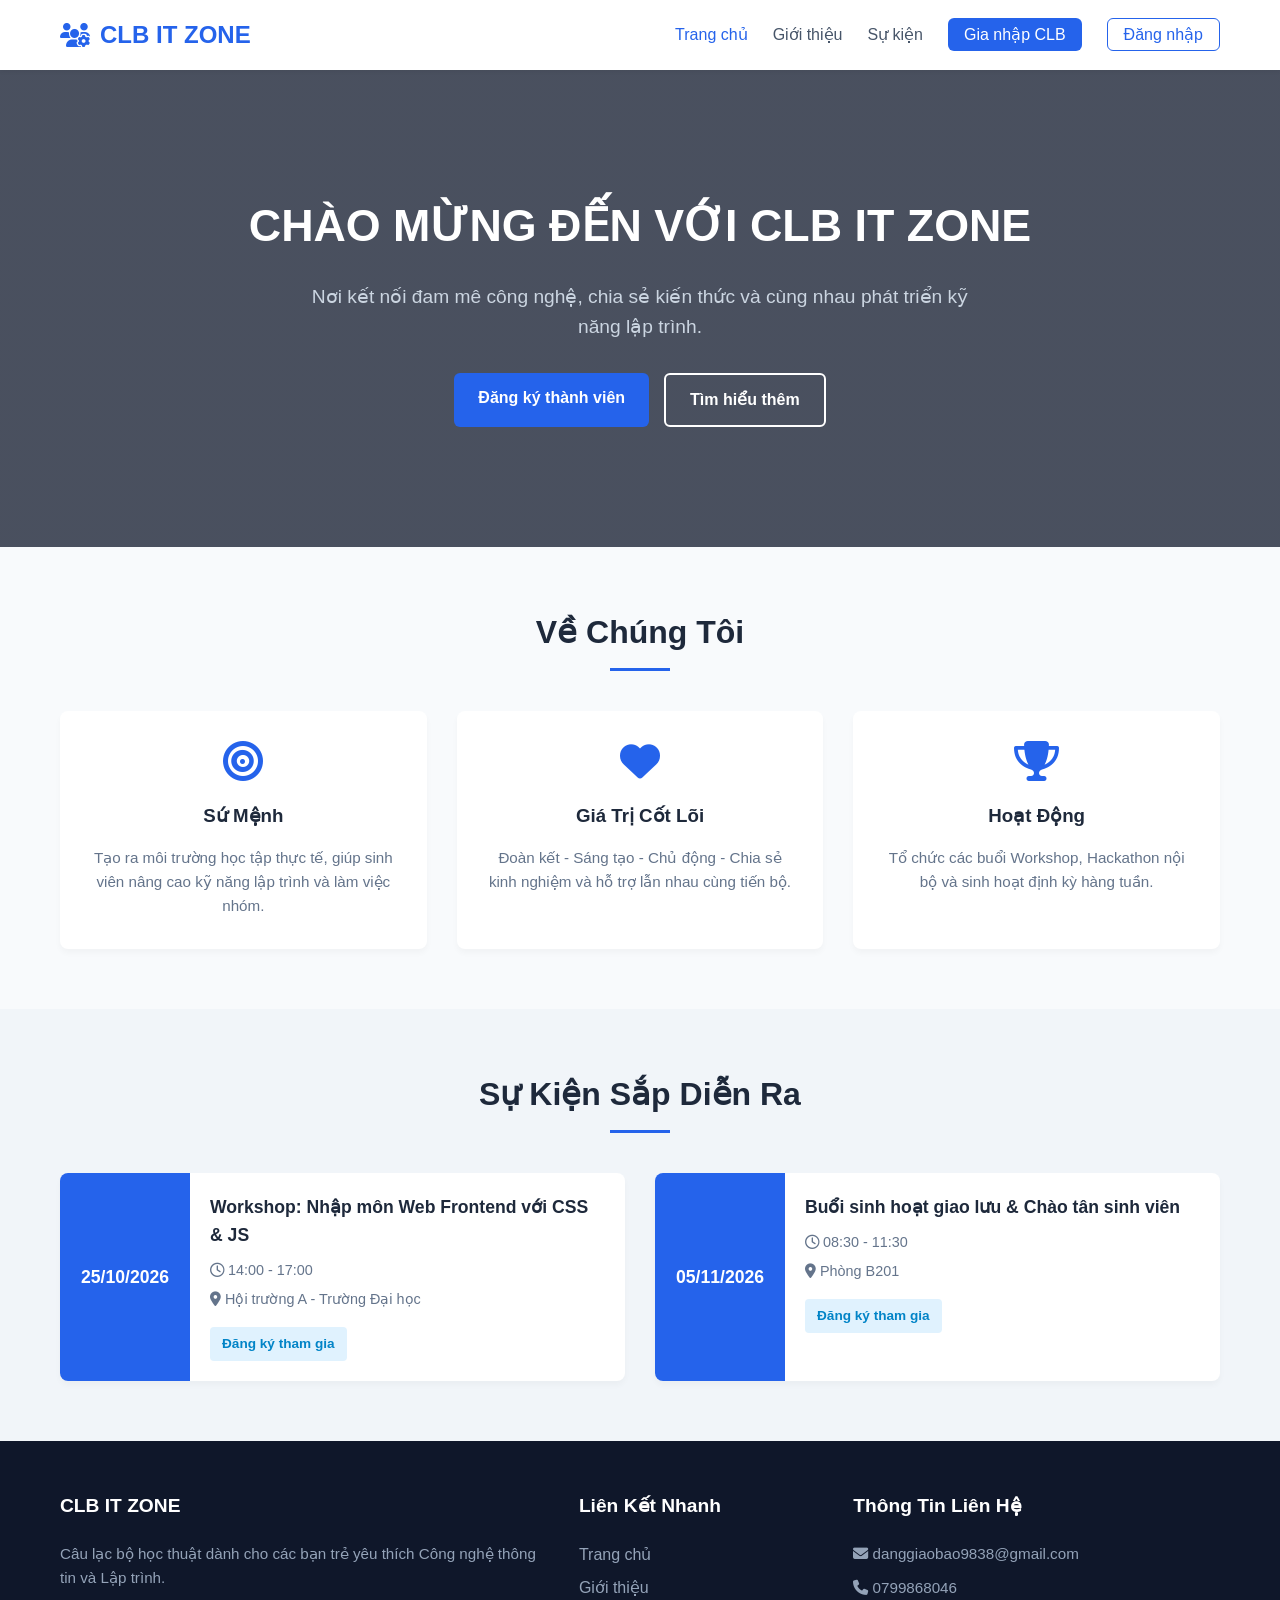
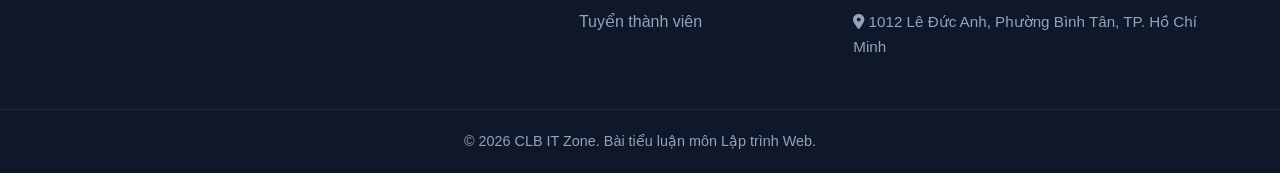
<file: index.html>
<!DOCTYPE html>
<html lang="vi">
<head>
    <meta charset="UTF-8">
    <meta name="viewport" content="width=device-width, initial-scale=1.0">
    <title>Trang Chủ - Website Quản Lý Câu Lạc Bộ</title>
    <!-- Nhúng file CSS -->
    <link rel="stylesheet" href="assets/css/style.css">
    <!-- Font Awesome icons -->
    <link rel="stylesheet" href="https://cdnjs.cloudflare.com/ajax/libs/font-awesome/6.4.0/css/all.min.css">
</head>
<body>

    <!-- 1. HEADER & NAVIGATION -->
    <header class="header">
        <div class="container navbar">
            <a href="index.html" class="logo">
                <i class="fa-solid fa-users-gear"></i> CLB IT ZONE
            </a>
            <nav class="nav-menu">
                <ul>
                    <li><a href="index.html" class="active">Trang chủ</a></li>
                    <li><a href="#about">Giới thiệu</a></li>
                    <li><a href="events.html">Sự kiện</a></li>
                    <li><a href="register.html" class="btn-register">Gia nhập CLB</a></li>
                    <li><a href="login.html" class="btn-login">Đăng nhập</a></li>
                </ul>
            </nav>
        </div>
    </header>

    <!-- 2. HERO / BANNER SECTION -->
    <section class="hero">
        <div class="container hero-content">
            <h1>CHÀO MỪNG ĐẾN VỚI CLB IT ZONE</h1>
            <p>Nơi kết nối đam mê công nghệ, chia sẻ kiến thức và cùng nhau phát triển kỹ năng lập trình.</p>
            <div class="hero-btns">
                <a href="register.html" class="btn btn-primary">Đăng ký thành viên</a>
                <a href="#about" class="btn btn-outline">Tìm hiểu thêm</a>
            </div>
        </div>
    </section>

    <!-- 3. GIỚI THIỆU CLB -->
    <section id="about" class="about section-padding">
        <div class="container">
            <h2 class="section-title">Về Chúng Tôi</h2>
            <div class="about-grid">
                <div class="about-card">
                    <i class="fa-solid fa-bullseye card-icon"></i>
                    <h3>Sứ Mệnh</h3>
                    <p>Tạo ra môi trường học tập thực tế, giúp sinh viên nâng cao kỹ năng lập trình và làm việc nhóm.</p>
                </div>
                <div class="about-card">
                    <i class="fa-solid fa-heart card-icon"></i>
                    <h3>Giá Trị Cốt Lõi</h3>
                    <p>Đoàn kết - Sáng tạo - Chủ động - Chia sẻ kinh nghiệm và hỗ trợ lẫn nhau cùng tiến bộ.</p>
                </div>
                <div class="about-card">
                    <i class="fa-solid fa-trophy card-icon"></i>
                    <h3>Hoạt Động</h3>
                    <p>Tổ chức các buổi Workshop, Hackathon nội bộ và sinh hoạt định kỳ hàng tuần.</p>
                </div>
            </div>
        </div>
    </section>

    <!-- 4. SỰ KIỆN NỔI BẬT -->
    <section id="events" class="events section-padding bg-light">
        <div class="container">
            <h2 class="section-title">Sự Kiện Sắp Diễn Ra</h2>
            <div class="events-grid">
                <div class="event-card">
                    <div class="event-date">25/10/2026</div>
                    <div class="event-info">
                        <h3>Workshop: Nhập môn Web Frontend với CSS & JS</h3>
                        <p><i class="fa-regular fa-clock"></i> 14:00 - 17:00</p>
                        <p><i class="fa-solid fa-location-dot"></i> Hội trường A - Trường Đại học</p>
                        <a href="register.html" class="btn-sm">Đăng ký tham gia</a>
                    </div>
                </div>
                <div class="event-card">
                    <div class="event-date">05/11/2026</div>
                    <div class="event-info">
                        <h3>Buổi sinh hoạt giao lưu & Chào tân sinh viên</h3>
                        <p><i class="fa-regular fa-clock"></i> 08:30 - 11:30</p>
                        <p><i class="fa-solid fa-location-dot"></i> Phòng B201</p>
                        <a href="register.html" class="btn-sm">Đăng ký tham gia</a>
                    </div>
                </div>
            </div>
        </div>
    </section>

    <!-- 5. FOOTER -->
    <footer class="footer">
        <div class="container footer-grid">
            <div class="footer-col">
                <h3>CLB IT ZONE</h3>
                <p>Câu lạc bộ học thuật dành cho các bạn trẻ yêu thích Công nghệ thông tin và Lập trình.</p>
            </div>
            <div class="footer-col">
                <h3>Liên Kết Nhanh</h3>
                <ul>
                    <li><a href="index.html">Trang chủ</a></li>
                    <li><a href="#about">Giới thiệu</a></li>
                    <li><a href="register.html">Tuyển thành viên</a></li>
                </ul>
            </div>
            <div class="footer-col">
                <h3>Thông Tin Liên Hệ</h3>
                <p><i class="fa-solid fa-envelope"></i> danggiaobao9838@gmail.com</p>
                <p><i class="fa-solid fa-phone"></i> 0799868046</p>
                <p><i class="fa-solid fa-location-dot"></i> 1012 Lê Đức Anh, Phường Bình Tân, TP. Hồ Chí Minh</p>
            </div>
        </div>
        <div class="footer-bottom">
            <p>&copy; 2026 CLB IT Zone. Bài tiểu luận môn Lập trình Web.</p>
        </div>
    </footer>

    <!-- Đảm bảo file main.js được nhúng ở cuối trang index.html -->
    <script src="assets/js/main.js"></script>
</body>
</html>
</file>
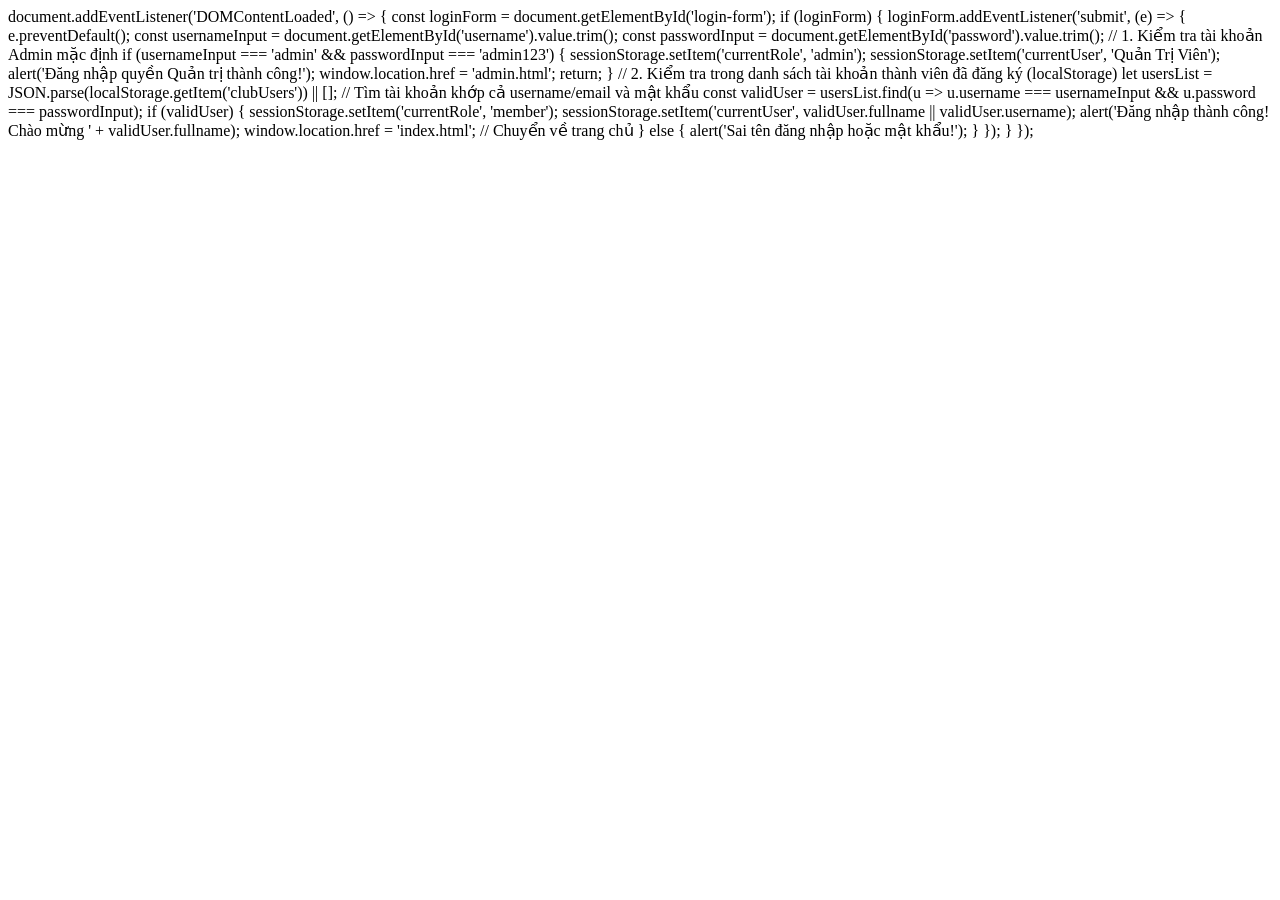
<file: admin.html>
<!DOCTYPE html>
<html lang="vi">
<head>
    <meta charset="UTF-8">
    <meta name="viewport" content="width=device-width, initial-scale=1.0">
    <title>Trang Quản Trị - CLB IT Zone</title>
    <link rel="stylesheet" href="assets/css/style.css">
    <link rel="stylesheet" href="https://cdnjs.cloudflare.com/ajax/libs/font-awesome/6.4.0/css/all.min.css">
</head>
<body>

    <header class="header">
        <div class="container navbar">
            <a href="index.html" class="logo"><i class="fa-solid fa-users-gear"></i> ADMIN PANEL</a>
            <nav class="nav-menu">
                <ul>
                    <li><a href="index.html">Trang chủ</a></li>
                    <li><a href="#" id="logout-btn">Đăng xuất</a></li>
                </ul>
            </nav>
        </div>
    </header>

    <main class="container section-padding">
    <!-- WIDGET FETCH API -->
    <section class="api-widget" style="background: #e0f2fe; padding: 15px; border-radius: 8px; margin-bottom: 30px;">
        <h3><i class="fa-solid fa-bolt"></i> Câu nói truyền cảm hứng mỗi ngày (Fetch API)</h3>
        <p id="quote-text" style="font-style: italic; margin-top: 5px;">Đang tải dữ liệu từ API...</p>
    </section>

    <h2 class="section-title">Quản Lý & Đăng Sự Kiện Câu Lạc Bộ</h2>

    <!-- DUY NHẤT 1 FORM THÊM / SỬA SỰ KIỆN -->
    <section style="background: white; padding: 25px; border-radius: 8px; box-shadow: 0 4px 6px rgba(0,0,0,0.03); margin-bottom: 30px;">
        <form id="event-form">
            <input type="hidden" id="event-id">
            <div style="display: grid; grid-template-columns: 2fr 1fr 1fr 1fr; gap: 10px; margin-bottom: 15px;">
                <input type="text" id="event-title" placeholder="Tên sự kiện / Workshop..." required style="padding: 10px; border: 1px solid #cbd5e1; border-radius: 6px;">
                <input type="text" id="event-date" placeholder="Ngày (VD: 10/11/2026)" required style="padding: 10px; border: 1px solid #cbd5e1; border-radius: 6px;">
                <input type="text" id="event-time" placeholder="Giờ (VD: 14:00 - 17:00)" required style="padding: 10px; border: 1px solid #cbd5e1; border-radius: 6px;">
                <input type="text" id="event-location" placeholder="Địa điểm (VD: Hội trường A)" required style="padding: 10px; border: 1px solid #cbd5e1; border-radius: 6px;">
            </div>
            <button type="submit" id="event-save-btn" class="btn btn-primary" style="padding: 10px 20px; background: #2563eb; color: white; border: none; border-radius: 6px; cursor: pointer;">
                <i class="fa-solid fa-plus"></i> Đăng Sự Kiện
            </button>
        </form>
        <div id="event-message" style="margin-top: 10px; font-weight: 600;"></div>
    </section>

    <!-- BẢNG DANH SÁCH SỰ KIỆN -->
    <div style="background: white; border-radius: 8px; overflow: hidden; box-shadow: 0 4px 6px rgba(0,0,0,0.03);">
        <table style="width: 100%; border-collapse: collapse; text-align: left;">
            <thead>
                <tr style="background: #f1f5f9; border-bottom: 2px solid #cbd5e1;">
                    <th style="padding: 12px;">STT</th>
                    <th style="padding: 12px;">Tên sự kiện</th>
                    <th style="padding: 12px;">Ngày tổ chức</th>
                    <th style="padding: 12px;">Thời gian</th>
                    <th style="padding: 12px;">Địa điểm</th>
                    <th style="padding: 12px; text-align: center;">Hành động</th>
                </tr>
            </thead>
            <tbody id="events-table-body">
                <!-- Dữ liệu render bằng JS -->
            </tbody>
        </table>
    </div>
</main>

    <footer class="footer">
        <div class="container footer-bottom">
            <p>&copy; 2026 CLB IT Zone. Bài tiểu luận môn Lập trình Web.</p>
        </div>
    </footer>
    <!-- KHUNG QUẢN LÝ DÀNH SACH ĐĂNG KÝ THÀNH VIÊN -->
<div style="background: white; padding: 20px; border-radius: 8px; box-shadow: 0 4px 6px rgba(0,0,0,0.05); margin-top: 30px;">
    <h2 style="font-size: 1.2rem; color: #1e293b; margin-bottom: 15px;">
        <i class="fa-solid fa-users"></i> Danh Sách Thành Viên Đăng Ký
    </h2>
    <div style="overflow-x: auto;">
        <table style="width: 100%; border-collapse: collapse; text-align: left; font-size: 0.9rem;">
            <thead>
                <tr style="background-color: #f1f5f9; color: #475569;">
                    <th style="padding: 12px; border-bottom: 2px solid #cbd5e1;">STT</th>
                    <th style="padding: 12px; border-bottom: 2px solid #cbd5e1;">Họ và Tên</th>
                    <th style="padding: 12px; border-bottom: 2px solid #cbd5e1;">Email</th>
                    <th style="padding: 12px; border-bottom: 2px solid #cbd5e1;">Mã Sinh Viên</th>
                    <th style="padding: 12px; border-bottom: 2px solid #cbd5e1;">Thao Tác</th>
                </tr>
            </thead>
            <tbody id="members-table-body">
                <!-- Dữ liệu thành viên đăng ký sẽ tự động hiển thị ở đây -->
            </tbody>
        </table>
    </div>
</div>

    <script src="assets/js/admin.js"></script>
</body>
</html>
</file>
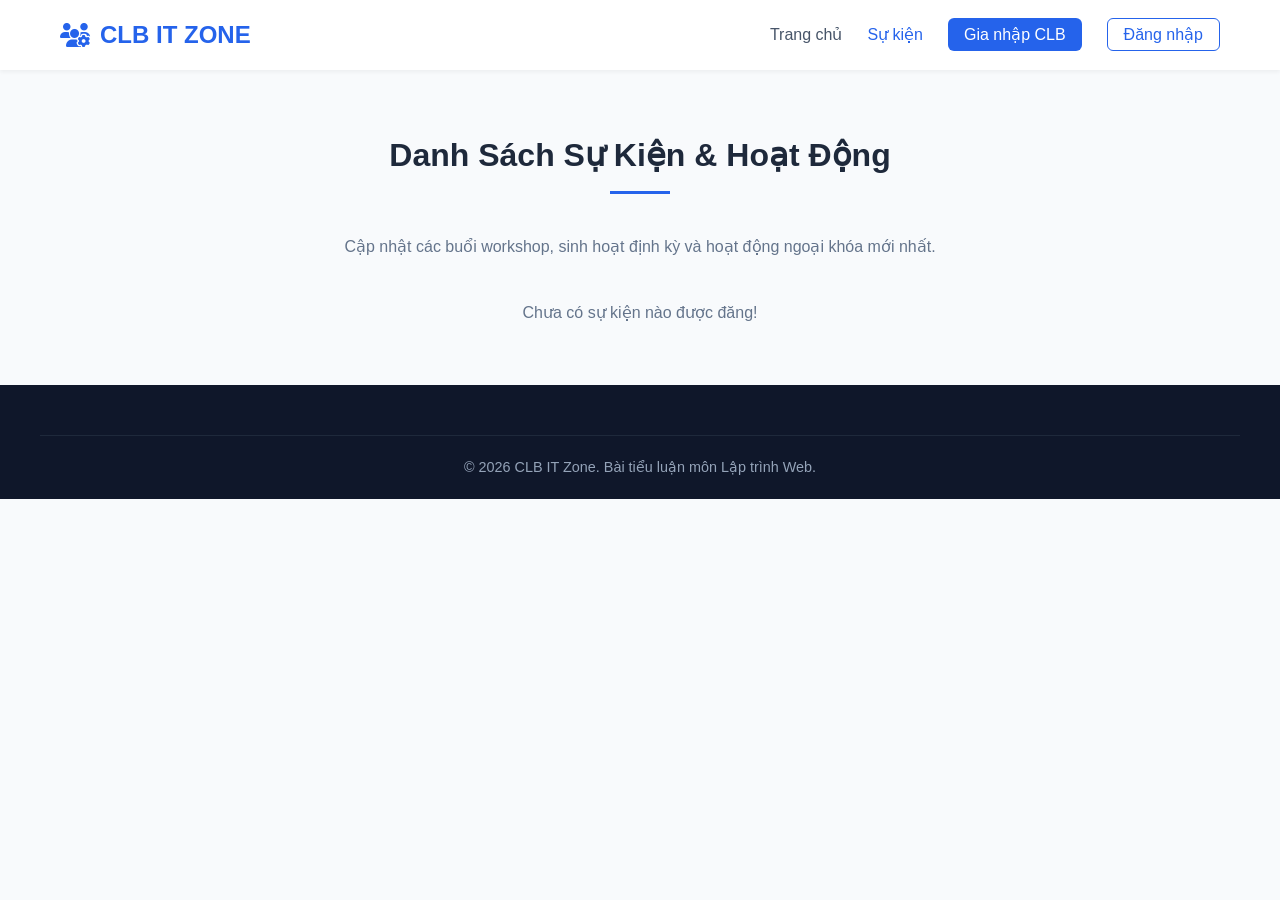
<file: events.html>
<!DOCTYPE html>
<html lang="vi">
<head>
    <meta charset="UTF-8">
    <meta name="viewport" content="width=device-width, initial-scale=1.0">
    <title>Sự Kiện - CLB IT Zone</title>
    <link rel="stylesheet" href="assets/css/style.css">
    <link rel="stylesheet" href="https://cdnjs.cloudflare.com/ajax/libs/font-awesome/6.4.0/css/all.min.css">
</head>
<body>

    <!-- HEADER -->
    <header class="header">
        <div class="container navbar">
            <a href="index.html" class="logo"><i class="fa-solid fa-users-gear"></i> CLB IT ZONE</a>
            <nav class="nav-menu">
                <ul>
                    <li><a href="index.html">Trang chủ</a></li>
                    <li><a href="events.html" class="active">Sự kiện</a></li>
                    <li><a href="register.html" class="btn-register">Gia nhập CLB</a></li>
                    <li><a href="login.html" class="btn-login">Đăng nhập</a></li>
                </ul>
            </nav>
        </div>
    </header>

    <!-- NỘI DUNG SỰ KIỆN -->
    <section class="section-padding">
        <div class="container">
            <h2 class="section-title">Danh Sách Sự Kiện & Hoạt Động</h2>
            <p style="text-align: center; color: #64748b; margin-bottom: 40px;">Cập nhật các buổi workshop, sinh hoạt định kỳ và hoạt động ngoại khóa mới nhất.</p>

            <div class="events-grid" style="display: grid; grid-template-columns: repeat(2, 1fr); gap: 30px;">
                <!-- Sự kiện 1 -->
                <div class="event-card" style="background: white; border-radius: 8px; overflow: hidden; display: flex; box-shadow: 0 4px 6px rgba(0,0,0,0.03);">
                    <div class="event-date" style="background-color: #2563eb; color: white; padding: 20px; display: flex; flex-direction: column; justify-content: center; align-items: center; font-weight: bold; min-width: 130px; text-align: center;">
                        <span>25/10/2026</span>
                    </div>
                    <div class="event-info" style="padding: 20px; flex-grow: 1;">
                        <h3 style="font-size: 1.1rem; margin-bottom: 10px; color: #1e293b;">Workshop: Nhập môn Web Frontend với SCSS & JS</h3>
                        <p style="color: #64748b; font-size: 0.9rem; margin-bottom: 6px;"><i class="fa-regular fa-clock"></i> 14:00 - 17:00</p>
                        <p style="color: #64748b; font-size: 0.9rem; margin-bottom: 6px;"><i class="fa-solid fa-location-dot"></i> Hội trường A</p>
                        <button onclick="alert('Đã đăng ký tham gia sự kiện thành công!')" class="btn-sm" style="border:none; cursor:pointer;">Đăng ký tham gia</button>
                    </div>
                </div>

                <!-- Sự kiện 2 -->
                <div class="event-card" style="background: white; border-radius: 8px; overflow: hidden; display: flex; box-shadow: 0 4px 6px rgba(0,0,0,0.03);">
                    <div class="event-date" style="background-color: #2563eb; color: white; padding: 20px; display: flex; flex-direction: column; justify-content: center; align-items: center; font-weight: bold; min-width: 130px; text-align: center;">
                        <span>05/11/2026</span>
                    </div>
                    <div class="event-info" style="padding: 20px; flex-grow: 1;">
                        <h3 style="font-size: 1.1rem; margin-bottom: 10px; color: #1e293b;">Buổi sinh hoạt giao lưu & Chào tân sinh viên</h3>
                        <p style="color: #64748b; font-size: 0.9rem; margin-bottom: 6px;"><i class="fa-regular fa-clock"></i> 08:30 - 11:30</p>
                        <p style="color: #64748b; font-size: 0.9rem; margin-bottom: 6px;"><i class="fa-solid fa-location-dot"></i> Phòng B201</p>
                        <button onclick="alert('Đã đăng ký tham gia sự kiện thành công!')" class="btn-sm" style="border:none; cursor:pointer;">Đăng ký tham gia</button>
                    </div>
                </div>
            </div>
        </div>
    </section>

    <!-- FOOTER -->
    <footer class="footer">
        <div class="container footer-bottom">
            <p>&copy; 2026 CLB IT Zone. Bài tiểu luận môn Lập trình Web.</p>
        </div>
    </footer>
<script>
    document.addEventListener('DOMContentLoaded', function () {
        const eventsGrid = document.querySelector('.events-grid');
        if (!eventsGrid) return;

        // Xóa nội dung mẫu cũ (nếu có) để load đúng dữ liệu từ LocalStorage
        eventsGrid.innerHTML = '';

        // Lấy danh sách sự kiện do Admin đã thêm từ LocalStorage
        const customEvents = JSON.parse(localStorage.getItem('clubEvents')) || [];

        if (customEvents.length === 0) {
            eventsGrid.innerHTML = '<p style="text-align: center; color: #64748b; grid-column: span 2;">Chưa có sự kiện nào được đăng!</p>';
            return;
        }

        customEvents.forEach(evt => {
            const card = document.createElement('div');
            card.className = 'event-card';
            card.style.cssText = 'background: white; border-radius: 8px; overflow: hidden; display: flex; box-shadow: 0 4px 6px rgba(0,0,0,0.03);';
            
            card.innerHTML = `
                <div class="event-date" style="background-color: #2563eb; color: white; padding: 20px; display: flex; flex-direction: column; justify-content: center; align-items: center; font-weight: bold; min-width: 130px; text-align: center;">
                    <span style="font-size: 1.1rem;">${evt.date || 'Cập nhật'}</span>
                </div>
                <div class="event-info" style="padding: 20px; flex-grow: 1;">
                    <h3 style="font-size: 1.1rem; margin-bottom: 10px; color: #1e293b;">${evt.title}</h3>
                    <p style="color: #64748b; font-size: 0.9rem; margin-bottom: 6px;"><i class="fa-regular fa-clock"></i> Thời gian: ${evt.time || 'Cập nhật'}</p>
                    <p style="color: #64748b; font-size: 0.9rem; margin-bottom: 6px;"><i class="fa-solid fa-location-dot"></i> Địa điểm: ${evt.location || 'Cập nhật'}</p>
                    <button onclick="alert('Đăng ký tham gia sự kiện thành công!')" class="btn-sm" style="border:none; cursor:pointer;">Đăng ký tham gia</button>
                </div>
            `;
            eventsGrid.appendChild(card);
        });
    });
</script>
<!-- Nhúng file main.js ở cuối để cập nhật trạng thái đăng nhập trên Menu -->
    <script src="assets/js/main.js"></script>
</body>
</html>

</body>
</html>
</file>
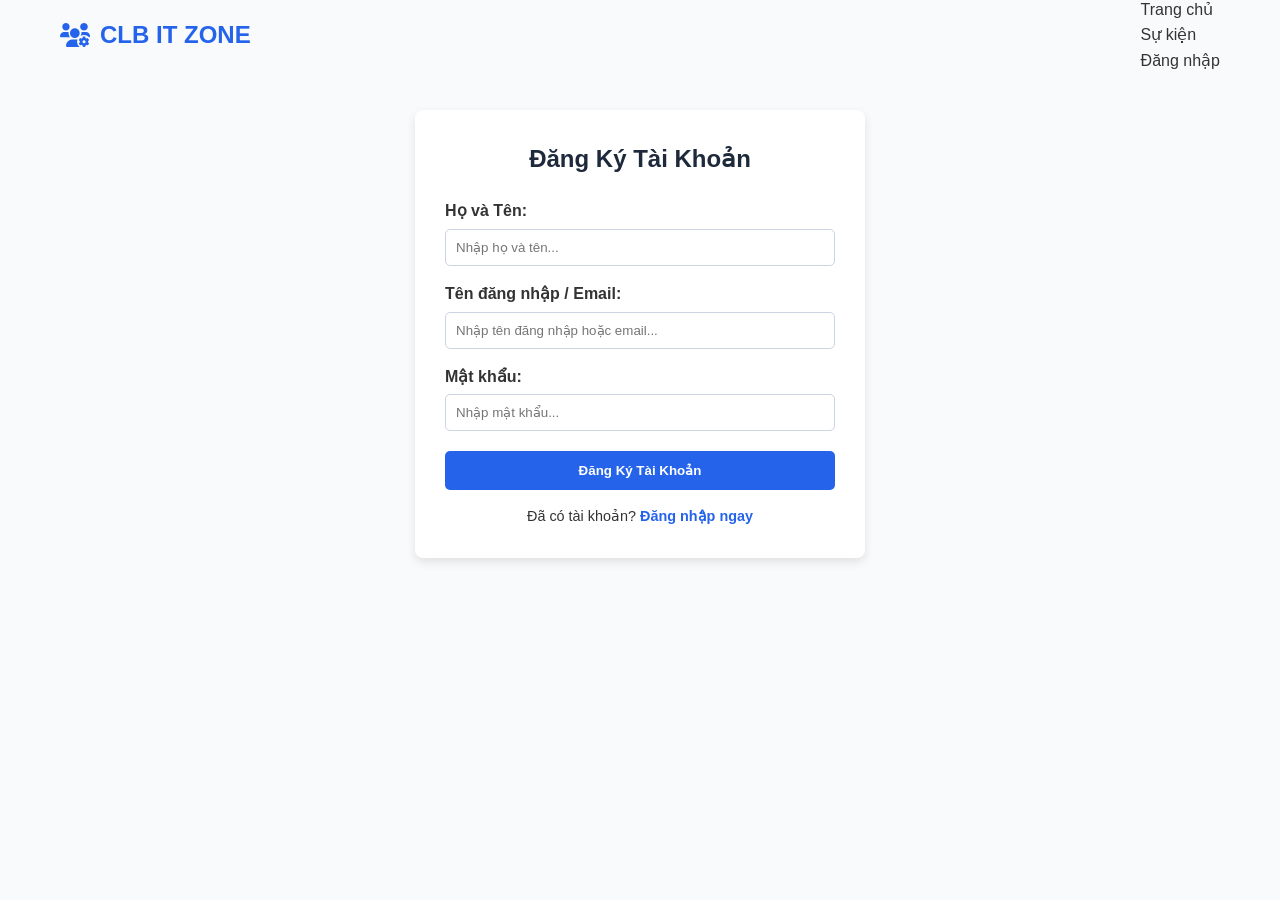
<file: register.html>
<!DOCTYPE html>
<html lang="vi">
<head>
    <meta charset="UTF-8">
    <meta name="viewport" content="width=device-width, initial-scale=1.0">
    <title>Đăng Ký Tài Khoản - CLB IT Zone</title>
    <link rel="stylesheet" href="assets/css/style.css">
    <link rel="stylesheet" href="https://cdnjs.cloudflare.com/ajax/libs/font-awesome/6.0.0/css/all.min.css">
</head>
<body>
    <header>
        <div class="container navbar">
            <h1 class="logo"><i class="fa-solid fa-users-gear"></i> CLB IT ZONE</h1>
            <ul class="nav-links">
                <li><a href="index.html">Trang chủ</a></li>
                <li><a href="events.html">Sự kiện</a></li>
                <li><a href="login.html">Đăng nhập</a></li>
            </ul>
        </div>
    </header>

    <section class="section-padding" style="max-width: 450px; margin: 40px auto; background: white; padding: 30px; border-radius: 8px; box-shadow: 0 4px 10px rgba(0,0,0,0.1);">
        <h2 style="text-align: center; margin-bottom: 20px; color: #1e293b;">Đăng Ký Tài Khoản</h2>
        
        <form id="register-form">
            <div style="margin-bottom: 15px;">
                <label style="display: block; margin-bottom: 5px; font-weight: 600;">Họ và Tên:</label>
                <input type="text" id="fullname" placeholder="Nhập họ và tên..." required style="width: 100%; padding: 10px; border: 1px solid #cbd5e1; border-radius: 5px; box-sizing: border-box;">
            </div>

            <div style="margin-bottom: 15px;">
                <label style="display: block; margin-bottom: 5px; font-weight: 600;">Tên đăng nhập / Email:</label>
                <input type="text" id="username" placeholder="Nhập tên đăng nhập hoặc email..." required style="width: 100%; padding: 10px; border: 1px solid #cbd5e1; border-radius: 5px; box-sizing: border-box;">
            </div>

            <div style="margin-bottom: 20px;">
                <label style="display: block; margin-bottom: 5px; font-weight: 600;">Mật khẩu:</label>
                <input type="password" id="password" placeholder="Nhập mật khẩu..." required style="width: 100%; padding: 10px; border: 1px solid #cbd5e1; border-radius: 5px; box-sizing: border-box;">
            </div>

            <button type="submit" style="width: 100%; padding: 12px; background: #2563eb; color: white; border: none; border-radius: 5px; font-weight: bold; cursor: pointer;">Đăng Ký Tài Khoản</button>
        </form>

        <p style="text-align: center; margin-top: 15px; font-size: 0.9rem;">
            Đã có tài khoản? <a href="login.html" style="color: #2563eb; text-decoration: none; font-weight: bold;">Đăng nhập ngay</a>
        </p>
    </section>

    <script src="assets/js/register.js"></script>
</body>
</html>
</file>
<file: assets/css/style.css>
/* --- RESET CƠ BẢN & BIẾN MÀU SẮC --- */
* {
    margin: 0;
    padding: 0;
    box-sizing: border-box;
    font-family: 'Segoe UI', Tahoma, Geneva, Verdana, sans-serif;
}

body {
    color: #333333;
    line-height: 1.6;
    background-color: #f8fafc;
}

a {
    text-decoration: none;
    color: inherit;
}

ul {
    list-style: none;
}

.container {
    max-width: 1200px;
    margin: 0 auto;
    padding: 0 20px;
}

.section-padding {
    padding: 60px 0;
}

.section-title {
    text-align: center;
    font-size: 2rem;
    margin-bottom: 40px;
    color: #1e293b;
    position: relative;
}

.section-title::after {
    content: '';
    display: block;
    width: 60px;
    height: 3px;
    background-color: #2563eb;
    margin: 10px auto 0;
}

.bg-light {
    background-color: #f1f5f9;
}

/* --- 1. HEADER & NAVIGATION --- */
.header {
    background-color: #ffffff;
    box-shadow: 0 2px 4px rgba(0,0,0,0.05);
    position: sticky;
    top: 0;
    z-index: 1000;
}

.navbar {
    display: flex;
    justify-content: space-between;
    align-items: center;
    height: 70px;
}

.logo {
    font-size: 1.5rem;
    font-weight: bold;
    color: #2563eb;
    display: flex;
    align-items: center;
    gap: 10px;
}

.nav-menu ul {
    display: flex;
    align-items: center;
    gap: 25px;
}

.nav-menu a {
    font-weight: 500;
    color: #475569;
    transition: color 0.3s;
}

.nav-menu a:hover, .nav-menu a.active {
    color: #2563eb;
}

.btn-register {
    background-color: #2563eb;
    color: #ffffff !important;
    padding: 8px 16px;
    border-radius: 6px;
    transition: background 0.3s;
}

.btn-register:hover {
    background-color: #1d4ed8;
}

.btn-login {
    border: 1px solid #2563eb;
    color: #2563eb !important;
    padding: 7px 16px;
    border-radius: 6px;
    transition: all 0.3s;
}

.btn-login:hover {
    background-color: #2563eb;
    color: #ffffff !important;
}

/* --- 2. HERO / BANNER SECTION --- */
.hero {
    background: linear-gradient(rgba(15, 23, 42, 0.75), rgba(15, 23, 42, 0.75)), 
                url('https://images.unsplash.com/photo-1522071820081-009f0129c71c?auto=format&fit=crop&w=1200&q=80') no-repeat center center/cover;
    color: #ffffff;
    text-align: center;
    padding: 120px 20px;
}

.hero-content h1 {
    font-size: 2.8rem;
    margin-bottom: 20px;
    font-weight: 700;
}

.hero-content p {
    font-size: 1.2rem;
    max-width: 700px;
    margin: 0 auto 30px;
    color: #cbd5e1;
}

.hero-btns {
    display: flex;
    justify-content: center;
    gap: 15px;
}

.btn {
    padding: 12px 24px;
    border-radius: 6px;
    font-weight: 600;
    transition: all 0.3s;
}

.btn-primary {
    background-color: #2563eb;
    color: #ffffff;
}

.btn-primary:hover {
    background-color: #1d4ed8;
}

.btn-outline {
    border: 2px solid #ffffff;
    color: #ffffff;
}

.btn-outline:hover {
    background-color: #ffffff;
    color: #0f172a;
}

/* --- 3. GIỚI THIỆU CLB --- */
.about-grid {
    display: grid;
    grid-template-columns: repeat(3, 1fr);
    gap: 30px;
}

.about-card {
    background: #ffffff;
    padding: 30px;
    border-radius: 8px;
    box-shadow: 0 4px 6px rgba(0,0,0,0.03);
    text-align: center;
    transition: transform 0.3s;
}

.about-card:hover {
    transform: translateY(-5px);
}

.card-icon {
    font-size: 2.5rem;
    color: #2563eb;
    margin-bottom: 20px;
}

.about-card h3 {
    margin-bottom: 15px;
    color: #1e293b;
}

.about-card p {
    color: #64748b;
    font-size: 0.95rem;
}

/* --- 4. SỰ KIỆN NỔI BẬT --- */
.events-grid {
    display: grid;
    grid-template-columns: repeat(2, 1fr);
    gap: 30px;
}

.event-card {
    background: #ffffff;
    border-radius: 8px;
    overflow: hidden;
    display: flex;
    box-shadow: 0 4px 6px rgba(0,0,0,0.03);
}

.event-date {
    background-color: #2563eb;
    color: #ffffff;
    padding: 20px;
    display: flex;
    flex-direction: column;
    justify-content: center;
    align-items: center;
    font-weight: bold;
    font-size: 1.1rem;
    min-width: 130px;
    text-align: center;
}

.event-info {
    padding: 20px;
    flex-grow: 1;
}

.event-info h3 {
    font-size: 1.1rem;
    margin-bottom: 10px;
    color: #1e293b;
}

.event-info p {
    color: #64748b;
    font-size: 0.9rem;
    margin-bottom: 6px;
}

.btn-sm {
    display: inline-block;
    margin-top: 10px;
    padding: 6px 12px;
    background-color: #e0f2fe;
    color: #0284c7;
    border-radius: 4px;
    font-size: 0.85rem;
    font-weight: 600;
    transition: background 0.3s;
}

.btn-sm:hover {
    background-color: #bae6fd;
}

/* --- 5. FOOTER --- */
.footer {
    background-color: #0f172a;
    color: #94a3b8;
    padding: 50px 0 20px;
}

.footer-grid {
    display: grid;
    grid-template-columns: 2fr 1fr 1.5fr;
    gap: 30px;
    margin-bottom: 40px;
}

.footer-col h3 {
    color: #ffffff;
    margin-bottom: 20px;
    font-size: 1.2rem;
}

.footer-col p {
    margin-bottom: 10px;
    font-size: 0.95rem;
}

.footer-col ul li {
    margin-bottom: 8px;
}

.footer-col ul li a:hover {
    color: #ffffff;
}

.footer-bottom {
    text-align: center;
    padding-top: 20px;
    border-top: 1px solid #1e293b;
    font-size: 0.9rem;
}

/* Đưa Logo và Menu lên cùng 1 hàng ngang trên điện thoại */
@media (max-width: 768px) {
    header, .header, nav, .navbar {
        display: flex !important;
        flex-direction: row !important;
        justify-content: space-between !important;
        align-items: center !important;
        padding: 10px 12px !important;
        width: 100% !important;
        box-sizing: border-box !important;
    }

    /* Tên CLB / Logo giữ nguyên hàng ngang gọn gàng bên trái */
    .logo, header h1, .navbar h1 {
        font-size: 0.95rem !important;
        margin: 0 !important;
        white-space: nowrap !important;
    }

    /* Các liên kết menu dàn ngang bên phải, cho phép cuộn nhẹ nếu màn hình quá hẹp */
    .nav-links, nav ul, .navbar ul {
        display: flex !important;
        flex-direction: row !important;
        align-items: center !important;
        gap: 6px !important;
        margin: 0 !important;
        padding: 0 !important;
        list-style: none !important;
        overflow-x: auto !important; /* Vuốt ngang nếu màn hình rất nhỏ */
        white-space: nowrap !important;
    }

    /* Thu nhỏ kích thước chữ menu để vừa khít 1 hàng */
    .nav-links a, nav ul li a, .navbar a {
        font-size: 0.75rem !important;
        padding: 4px 5px !important;
        white-space: nowrap !important;
    }
}
</file>
